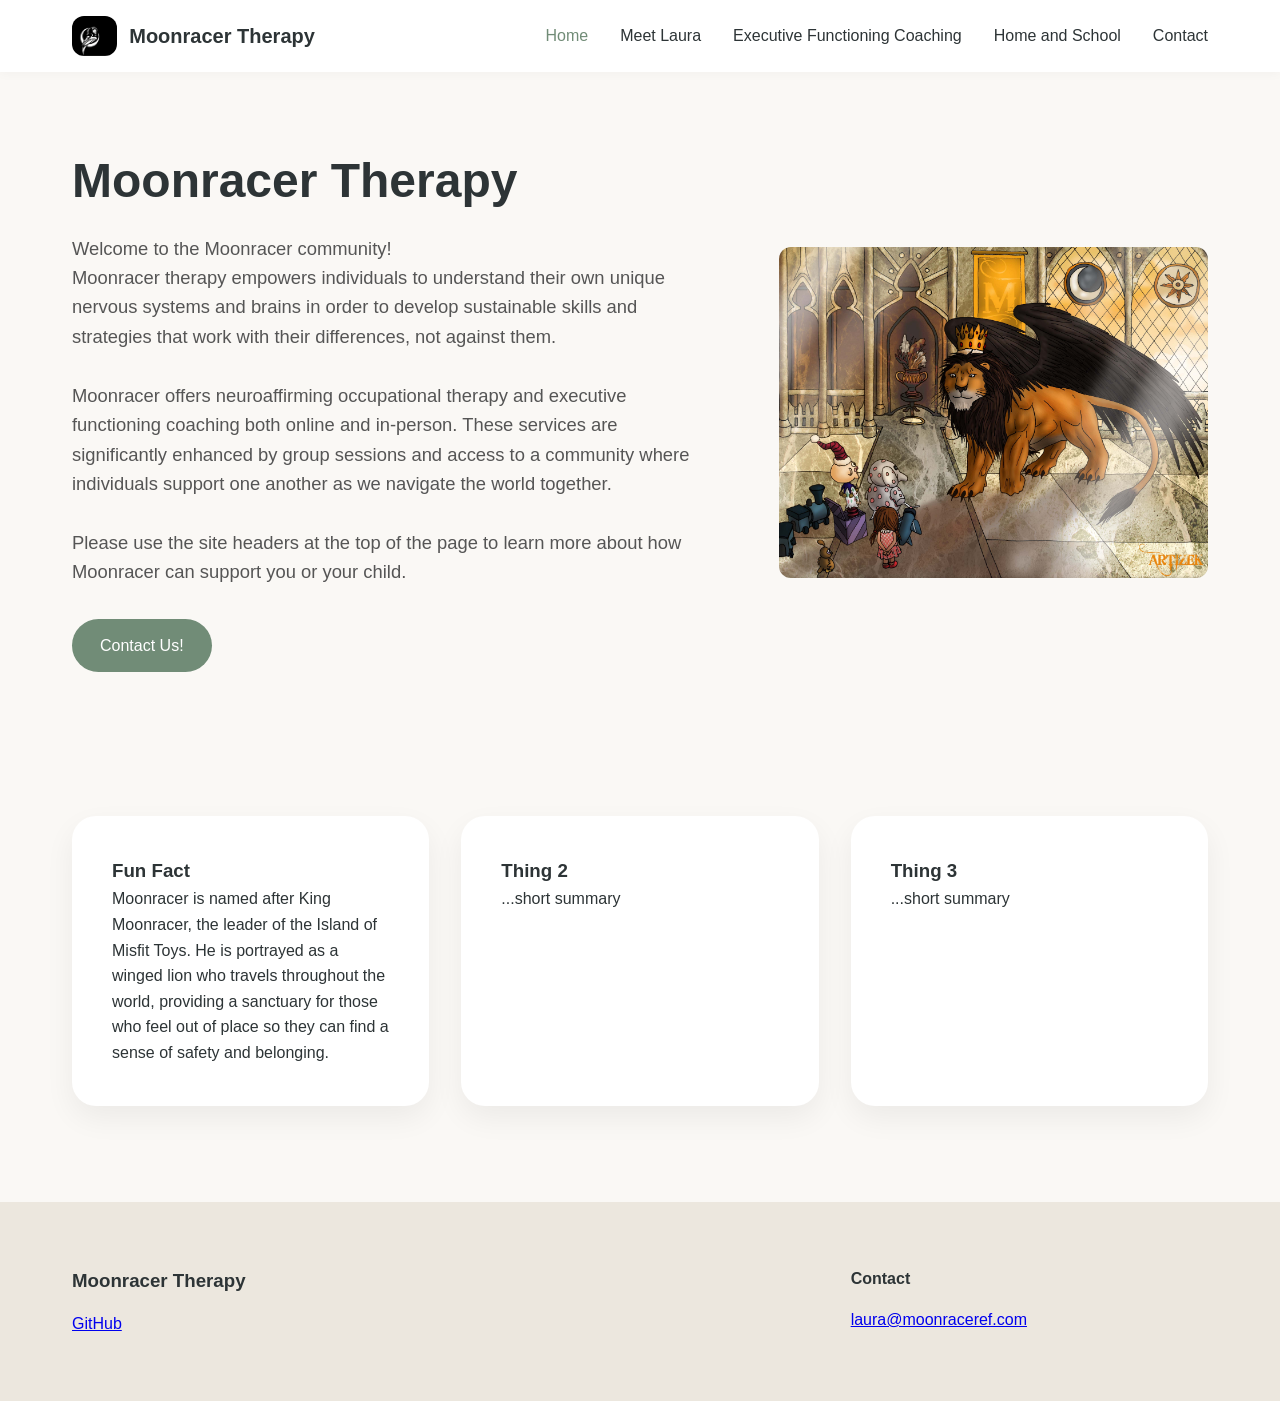
<file: index.html>
<!DOCTYPE html>
<html lang="en">
<head>
    <meta charset="UTF-8">
    <meta name="viewport" content="width=device-width, initial-scale=1.0">
    <title>Home | Moonracer Therapy</title>
    <link rel="stylesheet" href="css/style.css">
</head>
<body>

    <header class="navbar">
        <div class="container">
            <a href="index.html" class="logo">
                <img src="assets/logo.webp" alt="Moonracer Therapy logo">
                <span>Moonracer Therapy</span>
            </a>
            <nav>
                <a href="index.html">Home</a>
                <a href="laura.html">Meet Laura</a>
                <a href="executive-functioning.html">Executive Functioning Coaching</a>
                <a href="home-school.html">Home and School</a>
                <a href="/#footer">Contact</a>
            </nav>
        </div>
    </header>

    <main class="container">
        <section class="hero">
            <div class="hero-text">
		<h1>Moonracer Therapy</h1>
                <p>Welcome to the Moonracer community!<br>Moonracer therapy empowers individuals to understand their own unique nervous systems and brains in order to develop sustainable skills and strategies that work with their differences, not against them.<br><br>Moonracer offers neuroaffirming occupational therapy and executive functioning coaching both online and in-person. These services are significantly enhanced by group sessions and access to a community where individuals support one another as we navigate the world together.<br><br>Please use the site headers at the top of the page to learn more about how Moonracer can support you or your child.</p>
                <a href=mailto:laura@moonraceref.com class="btn">Contact Us!</a>
            </div>
            <img src="assets/moonracer.jpg" alt="King Moonracer and the Misfit Toys">
        </section>

        <section class="service-grid">
            <div class="service-card">
                <h3>Fun Fact</h3>
                <p>Moonracer is named after King Moonracer, the leader of the Island of Misfit Toys. He is portrayed as a winged lion who travels throughout the world, providing a sanctuary for those who feel out of place so they can find a sense of safety and belonging.</p>
            </div>
            <div class="service-card">
                <h3>Thing 2</h3>
		<p>...short summary</p>
            </div>
            <div class="service-card">
                <h3>Thing 3</h3>
		<p>...short summary</p>
            </div>
        </section>
    </main>

    <footer>
        <div class="container footer-grid">
            <div>
                <h3>Moonracer Therapy</h3>
           	<a href="https://github.com/vindictivebanana/moonracer-site/tree/master">GitHub</a>
	   </div>
            <div>
                <h4>Contact</h4>
                <a href=mailto:laura@moonraceref.com>laura@moonraceref.com</a>
            </div>
        </div>
    </footer>

    <script src="js/main.js"></script>
</body>
</html>
</file>
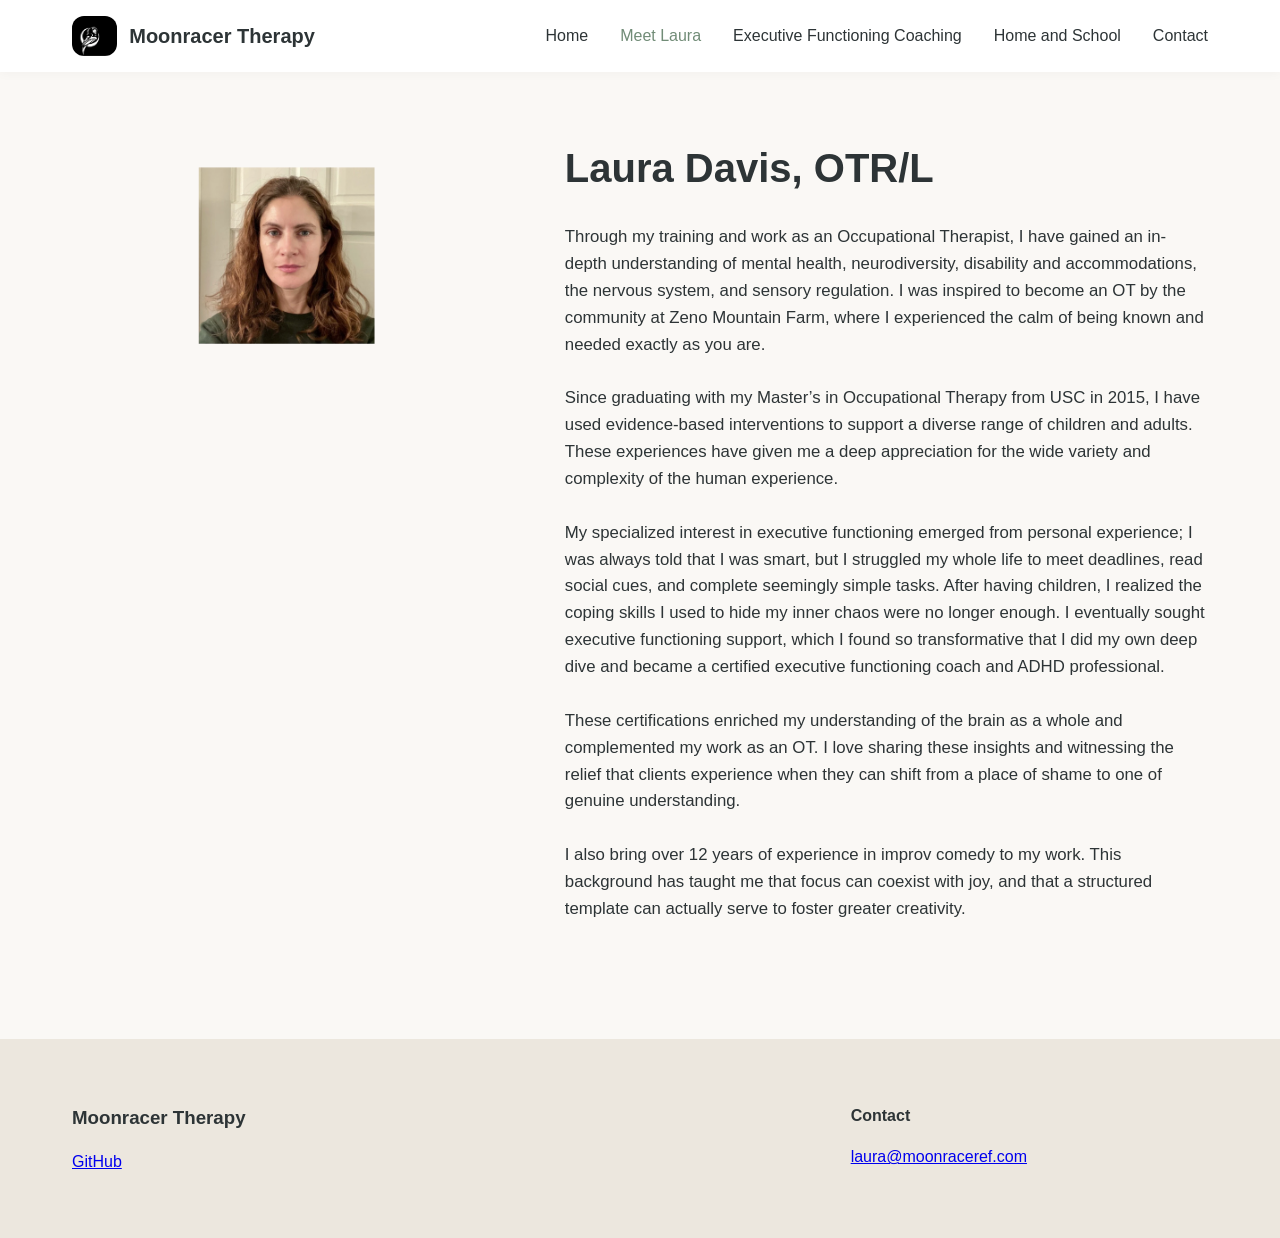
<file: laura.html>
<!DOCTYPE html>
<html lang="en">
<head>
    <meta charset="UTF-8">
    <meta name="viewport" content="width=device-width, initial-scale=1.0">
    <title>Meet Laura | Moonracer Therapy</title>
    <link rel="stylesheet" href="css/style.css">
</head>
<body>

    <header class="navbar">
        <div class="container">
            <a href="index.html" class="logo">
                <img src="assets/logo.webp" alt="Moonracer Therapy logo">
                <span>Moonracer Therapy</span>
            </a>
            <nav>
                <a href="index.html">Home</a>
                <a href="laura.html" class="active">Meet Laura</a>
                <a href="executive-functioning.html">Executive Functioning Coaching</a>
                <a href="home-school.html">Home and School</a>
                <a href="/#footer">Contact</a>
            </nav>
        </div>
    </header>

    <main class="container" style="margin-top: 4rem;">
        <section class="about">
            <div class="headshot">
                <img src="assets/laura-headshot.png" alt="Laura Headshot">
            </div>
            <div class="bio">
                <h1>Laura Davis, OTR/L</h1>
		    <p>Through my training and work as an Occupational Therapist, I have gained an in-depth understanding of mental health, neurodiversity, disability and accommodations, the nervous system, and sensory regulation. I was inspired to become an OT by the community at Zeno Mountain Farm, where I experienced the calm of being known and needed exactly as you are.
			<br><br>
			Since graduating with my Master’s in Occupational Therapy from USC in 2015, I have used evidence-based interventions to support a diverse range of children and adults. These experiences have given me a deep appreciation for the wide variety and complexity of the human experience.
			<br><br>
			My specialized interest in executive functioning emerged from personal experience; I was always told that I was smart, but I struggled my whole life to meet deadlines, read social cues, and complete seemingly simple tasks. After having children, I realized the coping skills I used to hide my inner chaos were no longer enough. I eventually sought executive functioning support, which I found so transformative that I did my own deep dive and became a certified executive functioning coach and ADHD professional.
			<br><br>
			These certifications enriched my understanding of the brain as a whole and complemented my work as an OT. I love sharing these insights and witnessing the relief that clients experience when they can shift from a place of shame to one of genuine understanding.
			<br><br>
			I also bring over 12 years of experience in improv comedy to my work. This background has taught me that focus can coexist with joy, and that a structured template can actually serve to foster greater creativity.</p>
	    </div>
        </section>
    </main>

    <footer>
        <div class="container footer-grid">
            <div>
                <h3>Moonracer Therapy</h3>
		<a href=https://github.com/vindictivebanana/moonracer-site/tree/master>GitHub</a>
            </div>
            <div>
                <h4>Contact</h4>
                <a href=mailto:laura@moonraceref.com>laura@moonraceref.com</a>
            </div>
        </div>
    </footer>

    <script src="js/main.js"></script>
</body>
</html>
</file>
<file: css/style.css>
:root {
    --sage: #718c77;
    --blue: #7e95ae;
    --lavender: #9186b4;
    --cream: #faf8f5;
    --sand: #ece7de;
    --text: #2d3436;
    --white: #ffffff;
    --max-width: 1200px;
    --transition: all 0.3s ease;
}

* {
    box-sizing: border-box;
    margin: 0;
    padding: 0;
}

body {
    font-family: 'Inter', sans-serif;
    background-color: var(--cream);
    color: var(--text);
    line-height: 1.6;
    display: flex;
    flex-direction: column;
    min-height: 100vh;
}

.container {
    width: 100%;
    max-width: var(--max-width);
    margin: 0 auto;
    padding: 0 2rem;
}

img {
    max-width: 100%;
    height: auto;
    display: block;
    border-radius: 12px;
}

.btn {
    display: inline-block;
    background: var(--sage);
    color: var(--white);
    padding: 14px 28px;
    border-radius: 999px;
    text-decoration: none;
    font-weight: 500;
    transition: var(--transition);
    border: none;
    cursor: pointer;
}

.btn:hover {
    background: #5d7562;
    transform: translateY(-2px);
}

.card, .service-card, .step {
    background: var(--white);
    border-radius: 24px;
    padding: 2.5rem;
    box-shadow: 0 12px 30px rgba(0, 0, 0, 0.06);
    transition: var(--transition);
}

.card:hover, .service-card:hover {
    transform: translateY(-4px);
    box-shadow: 0 16px 35px rgba(0, 0, 0, 0.09);
}

.page-hero {
    background: linear-gradient(rgba(0, 0, 0, 0.45), rgba(0, 0, 0, 0.45)), 
                url('../assets/moon-phases.jpg') center/cover no-repeat;
    color: var(--white);
    text-align: center;
    padding: 6rem 2rem;
    margin-bottom: 4rem;
}

.page-hero h1 {
    font-size: 2.5rem;
    margin-bottom: 1rem;
    font-weight: 600;
}

.navbar {
    background: var(--white);
    padding: 1rem 0;
    position: sticky;
    top: 0;
    z-index: 1000;
    box-shadow: 0 2px 10px rgba(0,0,0,0.03);
}

.navbar .container {
    display: flex;
    justify-content: space-between;
    align-items: center;
}

.logo {
    display: flex;
    align-items: center;
    gap: 0.75rem;
    text-decoration: none;
    color: var(--text);
    font-weight: 700;
    font-size: 1.25rem;
}

.logo img {
    height: 40px;
    width: auto;
}

nav {
    display: flex;
    gap: 2rem;
}

nav a {
    text-decoration: none;
    color: var(--text);
    font-weight: 500;
    transition: var(--transition);
}

nav a:hover, nav a.active {
    color: var(--sage);
}

footer {
    background: var(--sand);
    padding: 4rem 0;
    margin-top: auto;
}

.footer-grid {
    display: grid;
    grid-template-columns: 2fr 1fr;
    gap: 4rem;
}

footer h3, footer h4 {
    margin-bottom: 1rem;
    color: var(--text);
}

footer p {
    color: #555;
    margin-bottom: 0.5rem;
}

.headshot {
    width: 100%;
}

.headshot img {
    width: 100%;
    height: auto;
    display: block;
}

/* Homepage Hero */
.hero {
    display: grid;
    grid-template-columns: 1.2fr 0.8fr;
    gap: 4rem;
    align-items: center;
    padding: 5rem 0;
}

.hero-text h1 {
    font-size: 3rem;
    line-height: 1.2;
    margin-bottom: 1.5rem;
}

.hero-text p {
    font-size: 1.15rem;
    margin-bottom: 2rem;
    color: #555;
}

/* Homepage Services Grid */
.service-grid {
    display: grid;
    grid-template-columns: repeat(3, 1fr);
    gap: 2rem;
    padding: 4rem 0 6rem 0;
}

/* Executive Functioning Layout */
.ef-layout {
    display: grid;
    grid-template-columns: 1.5fr 1fr;
    gap: 4rem;
    margin-bottom: 6rem;
}

.process {
    display: flex;
    flex-direction: column;
    gap: 1.5rem;
}

.step h3 {
    color: var(--lavender);
    margin-bottom: 0.5rem;
}

.sticky-sidebar {
    position: sticky;
    top: 120px;
    display: flex;
    flex-direction: column;
    gap: 2rem;
    height: max-content;
}

.cat-note {
    font-size: 0.9rem;
    font-style: italic;
    color: #666;
    text-align: center;
}

/* Home & School Layout */
.split-cards {
    display: grid;
    grid-template-columns: repeat(2, 1fr);
    gap: 2.5rem;
    margin-bottom: 6rem;
}

.split-cards h2 {
    color: var(--blue);
    margin-bottom: 1.5rem;
}

.split-cards ul {
    padding-left: 1.25rem;
}

.split-cards li {
    margin-bottom: 0.75rem;
}

/* Meet Laura Layout */
.about {
    display: grid;
    grid-template-columns: 0.8fr 1.2fr;
    gap: 4rem;
    margin-bottom: 6rem;
    align-items: start;
}

.bio h1 {
    margin-bottom: 1.5rem;
    font-size: 2.5rem;
}

.bio p {
    margin-bottom: 1.25rem;
    font-size: 1.05rem;
}

@media (max-width: 968px) {
    .hero, .ef-layout, .split-cards, .about {
        grid-template-columns: 1fr;
        gap: 2.5rem;
    }
    .service-grid {
        grid-template-columns: 1fr;
    }
    .footer-grid {
        grid-template-columns: 1fr;
        gap: 2rem;
    }
    nav {
        gap: 1rem;
    }
    .hero {
        padding: 3rem 0;
    }
    .hero img {
        order: -1;
    }
}
</file>
